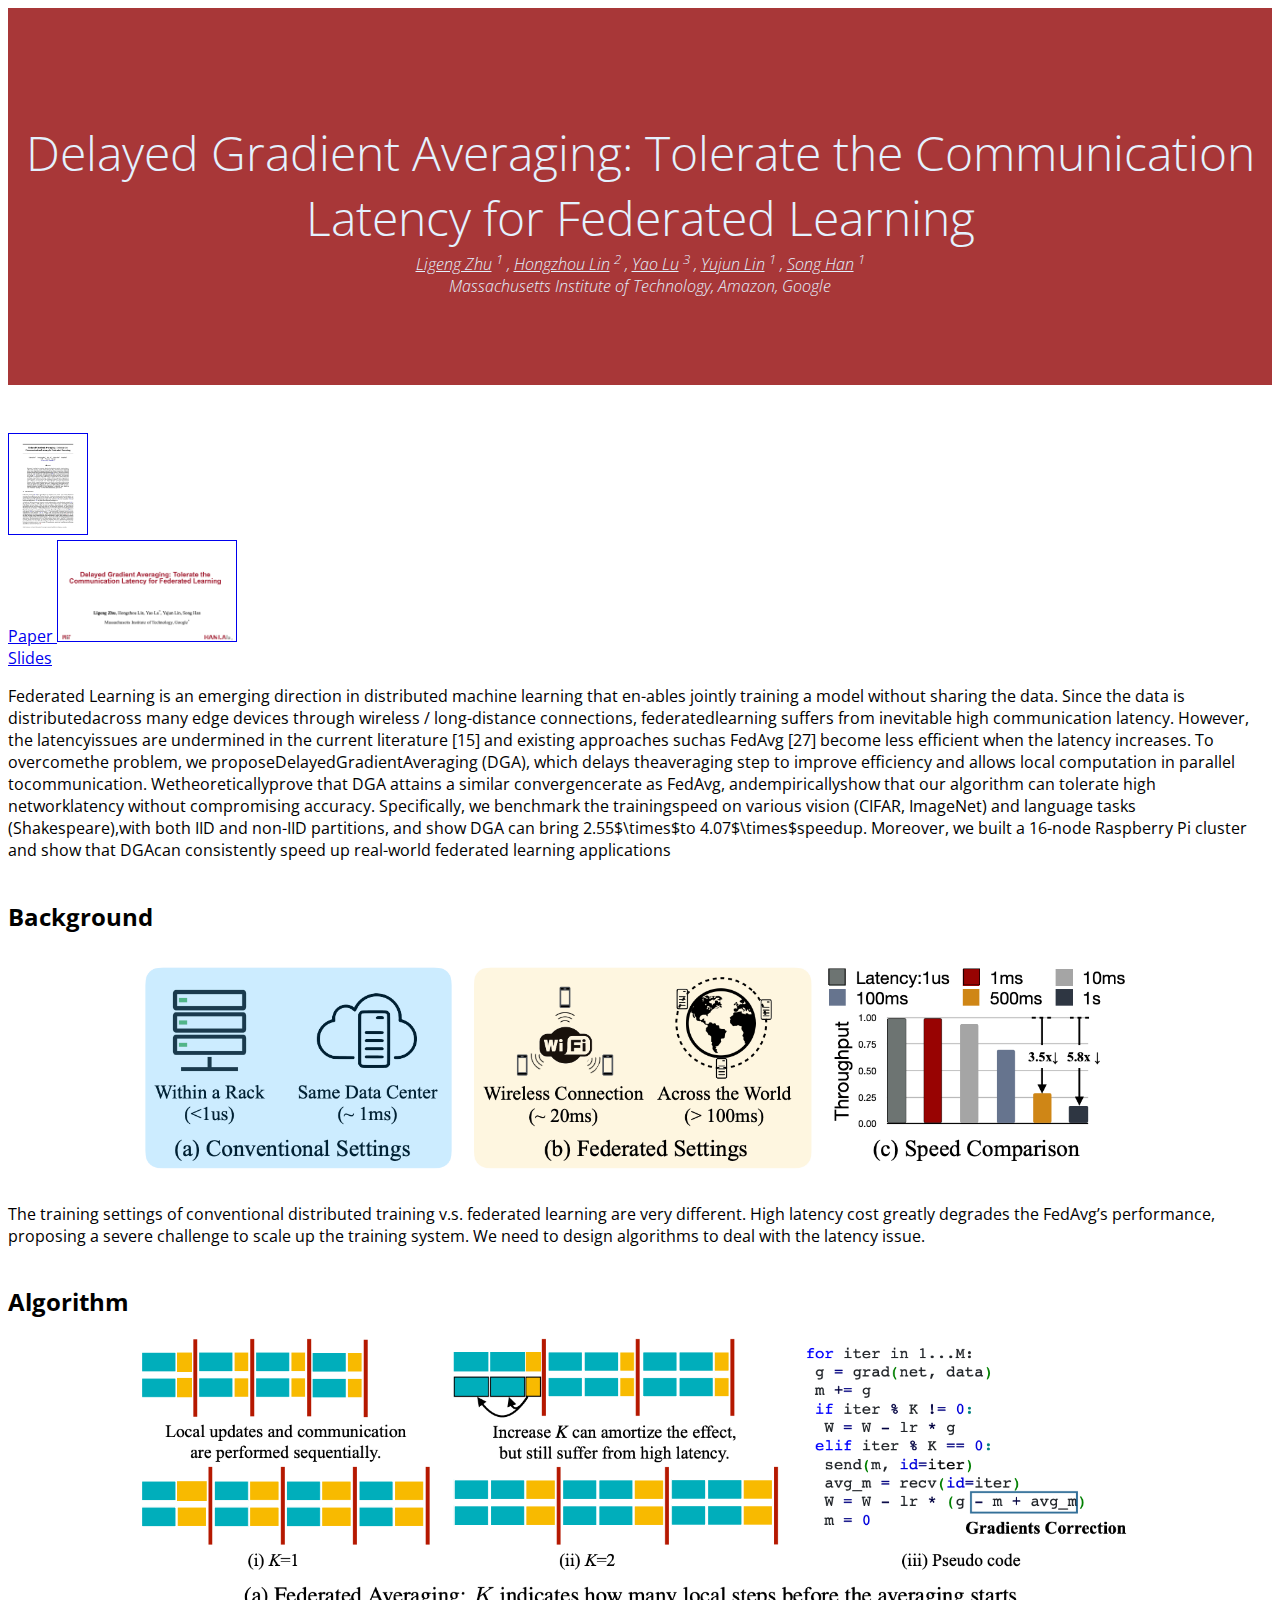
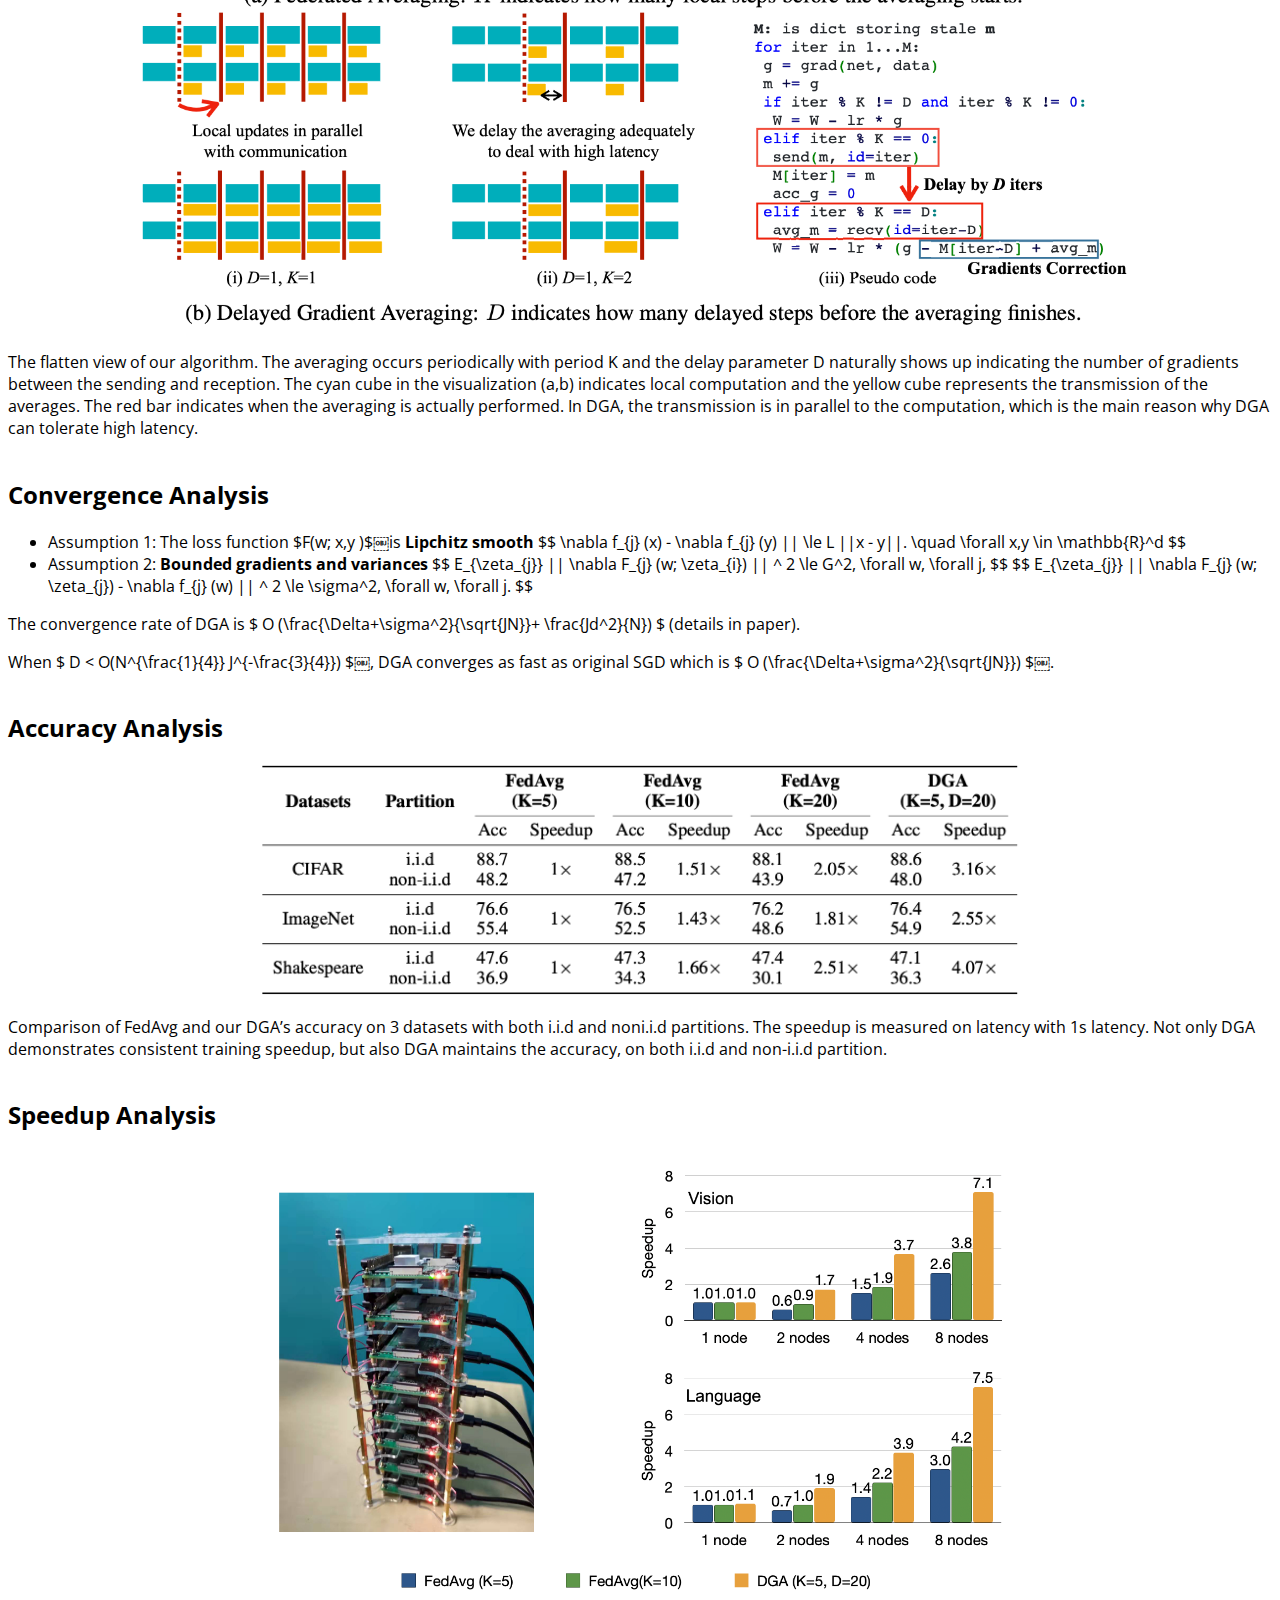
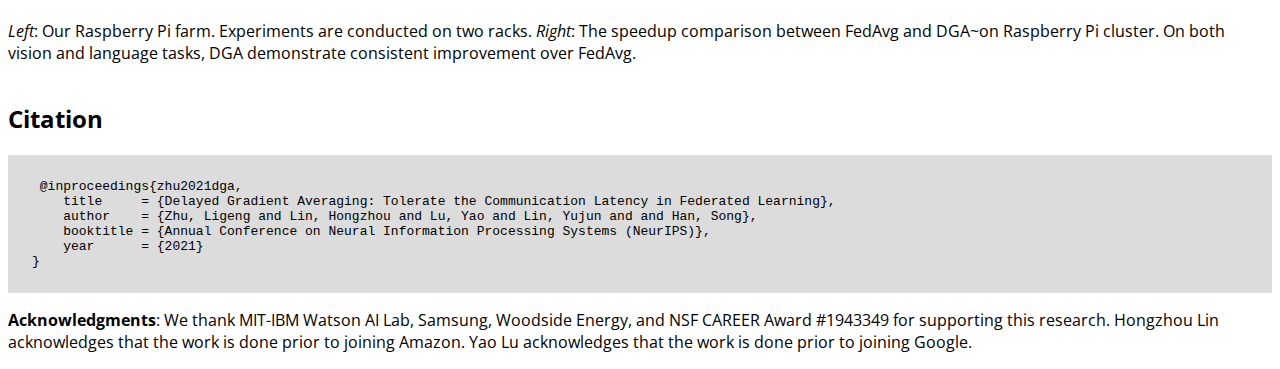
<file: index.html>
<!doctype html>
<html>

<head>
  <title> Delayed Gradient Averaging: Tolerate the Communication Latency for Federated Learning</title>
  <meta name="viewport" content="width=device-width,initial-scale=1">
  <link href="https://maxcdn.bootstrapcdn.com/bootstrap/4.0.0-alpha.6/css/bootstrap.min.css" rel="stylesheet"
    integrity="sha384-rwoIResjU2yc3z8GV/NPeZWAv56rSmLldC3R/AZzGRnGxQQKnKkoFVhFQhNUwEyJ" crossorigin="anonymous">
  <script src="https://code.jquery.com/jquery-3.2.1.min.js"
    integrity="sha256-hwg4gsxgFZhOsEEamdOYGBf13FyQuiTwlAQgxVSNgt4=" crossorigin="anonymous"></script>
  <link href="https://fonts.googleapis.com/css?family=Open+Sans:300,400,700" rel="stylesheet">
  <link href="style.css" rel="stylesheet">
  <link href="style_extra.css" rel="stylesheet">
</head>

<body class="nd-docs">
  <div class="nd-pageheader">
    <div class="container">
      <p class="lead" style="font-size:300%;">
        Delayed Gradient Averaging: Tolerate the Communication Latency for Federated Learning
        <address>
                    <nobr>
            <a href="https://lzhu.me">Ligeng Zhu</a>
            <sup>1</sup>
            ,
          </nobr>
                    <nobr>
            <a href="http://www.hongzhoulin.com/">Hongzhou Lin</a>
            <sup>2</sup>
            ,
          </nobr>
                    <nobr>
            <a href="">Yao Lu</a>
            <sup>3</sup>
            ,
          </nobr>
                    <nobr>
            <a href="">Yujun Lin</a>
            <sup>1</sup>
            ,
          </nobr>
                    <nobr>
            <a href="https://songhan.mit.edu">Song Han</a>
            <sup>1</sup>
            
          </nobr>
                    <br>
                    <nobr>Massachusetts Institute of Technology,</nobr>
                    <nobr>Amazon,</nobr>
                    <nobr>Google</nobr>
                  </address>
      </p>
    </div>
  </div> <!-- end nd-pageheader -->

  <div class="container">

    <div class="row">
      <div class="col text-center">
        <p>
                    <a href="assets/neurips19_dga.pdf" class="d-inline-block p-3 align-top">
            <img height="100" width="78" src="assets/paper_preview.jpg" style="border:1px solid"
              data-nothumb><br>
            Paper
          </a>
                    <a href="assets/dga_slides.pdf" class="d-inline-block p-3 align-top">
            <img height="100" width="178" src="assets/dga_slides.jpg" style="border:1px solid"
              data-nothumb><br>
            Slides
          </a>
                </div>
    </div>

    <div class="row">
      <div class="col">

                
                <p><p>Federated Learning is an emerging direction in distributed machine learning that en-ables jointly training a model without sharing the data. Since the data is distributedacross many edge devices through wireless / long-distance connections, federatedlearning suffers from inevitable high communication latency. However, the latencyissues are undermined in the current literature [15] and existing approaches suchas FedAvg [27] become less efficient when the latency increases.   To overcomethe problem, we proposeDelayedGradientAveraging (DGA), which delays theaveraging step to improve efficiency and allows local computation in parallel tocommunication. Wetheoreticallyprove that DGA attains a similar convergencerate as FedAvg, andempiricallyshow that our algorithm can tolerate high networklatency without compromising accuracy. Specifically, we benchmark the trainingspeed on various vision (CIFAR, ImageNet) and language tasks (Shakespeare),with both IID and non-IID partitions, and show DGA can bring 2.55$\times$to 4.07$\times$speedup. Moreover, we built a 16-node Raspberry Pi cluster and show that DGAcan consistently speed up real-world federated learning applications</p></p>
        
                                <h2>Background</h2>
        
                <p><p align="center">
    <img src="assets/dga_background.png" width="80%">
</p>
<p>The training settings of conventional distributed training v.s. federated learning are very different. High latency cost greatly degrades the FedAvg’s performance, proposing a severe challenge to scale up the training system. We need to design algorithms to deal with the latency issue.</p></p>
        
                                <h2>Algorithm</h2>
        
                <p><p align="center">
    <img src="assets/dga_algorithm.png" width="80%">
</p>
<p>The flatten view of our algorithm. The averaging occurs periodically with period K and the delay parameter D naturally shows up indicating the number of gradients between the sending and reception.  The cyan cube in the visualization (a,b) indicates local computation and the yellow cube represents the transmission of the averages. The red bar indicates when the averaging is actually performed.  In DGA, the transmission is in parallel to the computation, which is the main reason why DGA can tolerate high latency.</p></p>
        
                                <h2>Convergence Analysis</h2>
        
                <p><ul>
<li>Assumption 1: The loss function $F(w; x,y )$￼is <strong>Lipchitz smooth</strong>
    $$ \nabla f_{j} (x) - \nabla f_{j} (y) || \le L ||x - y||. \quad \forall x,y \in \mathbb{R}^d $$</li>
<li>Assumption 2: <strong>Bounded gradients and variances</strong>
    $$ E_{\zeta_{j}} || \nabla F_{j} (w; \zeta_{i}) || ^ 2 \le  G^2, \forall w, \forall j,  $$
    $$ E_{\zeta_{j}} || \nabla F_{j} (w; \zeta_{j}) - \nabla f_{j} (w) || ^ 2 \le  \sigma^2, \forall w, \forall j. $$</li>
</ul>
<p>The convergence rate of DGA is $ O (\frac{\Delta+\sigma^2}{\sqrt{JN}}+ \frac{Jd^2}{N}) $ (details in paper).</p>
<p>When $ D &lt; O(N^{\frac{1}{4}} J^{-\frac{3}{4}}) $￼,  DGA converges as fast as original SGD which is $ O (\frac{\Delta+\sigma^2}{\sqrt{JN}}) $￼. </p></p>
        
                                <h2>Accuracy Analysis</h2>
        
                <p><p align="center">
    <img src="assets/dga_acc_table.png" width="60%">
</p>
<p>Comparison of FedAvg and our DGA’s accuracy on 3 datasets with both i.i.d and noni.i.d partitions. The speedup is measured on latency with 1s latency.  Not only DGA demonstrates consistent training speedup, but also DGA maintains the accuracy, on both i.i.d and non-i.i.d partition.</p></p>
        
                                <h2>Speedup Analysis</h2>
        
                <p><p align="center">
    <img src="assets/dga_speedup.png" width="60%">
</p>
<p><em>Left</em>: Our Raspberry Pi farm. Experiments are conducted on two racks. <em>Right</em>: The speedup comparison between FedAvg and DGA~on Raspberry Pi cluster.  On both vision and language tasks, DGA demonstrate consistent improvement over FedAvg.</p></p>
        
                                <h2>Citation</h2>
        
        
                <pre class="highlight"> @inproceedings{zhu2021dga,
    title     = {Delayed Gradient Averaging: Tolerate the Communication Latency in Federated Learning},
    author    = {Zhu, Ligeng and Lin, Hongzhou and Lu, Yao and Lin, Yujun and and Han, Song},
    booktitle = {Annual Conference on Neural Information Processing Systems (NeurIPS)},
    year      = {2021}
} </pre>
                        
                <p><p><strong>Acknowledgments</strong>: We thank MIT-IBM Watson AI Lab, Samsung, Woodside Energy, and NSF CAREER Award #1943349 for supporting this research. Hongzhou Lin acknowledges that the work is done prior to joining Amazon. Yao Lu acknowledges that the work is done prior to joining Google.</p></p>
        
                
      </div>
    </div> <!-- row -->

  </div> <!-- container -->

  <script>
    var coll = document.getElementsByClassName("collapsible");
    var i;

    for (i = 0; i < coll.length; i++) {
      coll[i].addEventListener("click", function () {
        this.classList.toggle("active");
        var content = this.nextElementSibling;
        if (content.style.maxHeight) {
          content.style.maxHeight = null;
        } else {
          content.style.maxHeight = content.scrollHeight * 50 + "px";
        }
        content.style.height = "550%";
      });
    }
  </script>
  <script type="text/x-mathjax-config">
    MathJax.Hub.Config({
      tex2jax: {
        inlineMath: [ ['$','$'], ["\\(","\\)"] ],
        processEscapes: true
      }
    });
  </script>
  
  <script type="text/javascript"
      src="http://cdn.mathjax.org/mathjax/latest/MathJax.js?config=TeX-AMS-MML_HTMLorMML">
  </script>
</body>

</html>
</file>
<file: style.css>
body, td, th {
  font-family: 'Open Sans', sans-serif;
}
h2 {
  margin-top: 3ex;
}
.color-primary-0 { color: #A83738 }  /* Main Primary color */
.color-primary-1 { color: #D95242 }
.color-primary-2 { color: #F26D40 }
.color-primary-3 { color: #F5B74D }
.color-primary-4 { color: #F3CB60 }

.nd-pageheader {
  padding: 2rem 15px;
  margin-bottom: 1.5rem;
  color: #e4f1fe;
  text-align: center;
  background-color: #A83738;
}

.nd-pageheader a {
  color: #e4f1fe;
}

.nd-pageheader .container {
  position: relative
}

.nd-pageheader h1 {
  font-size: 3rem;
  font-weight: 400;
  color: #fff
}

.nd-pageheader address {
  font-weight: 300;
}

.nd-pageheader p {
  margin-bottom: 0;
  font-size: 1.25rem;
  font-weight: 300
}

.citation {
  margin-top: 15px;
  clear: both;
}
.citation:after {
  content: '';
  display: table;
  clear: both;
}
.citation img {
  float: left;
  margin: 0 10px 10px 0;
  width: 150px;
}

.newsmedia {
  margin-top: 15px;
  clear: both;
}
.newsmedia:after {
  content: '';
  display: table;
  clear: both;
}
.newsmedia img {
  float: left;
  margin: 20px 20px 10px 0;
  width: 140px;
  border: none;
}


figcaption {
  display: block;
  text-align: center;
  font-size: 12px;
  margin-top: 3px;
}

.highlight {
  padding: 1.5rem;
  margin-right: 0;
  margin-left: 0;
  background: gainsboro;
}

.smallfig {
  width: 80%;
}

.modal .big-modal {
  width:auto;
  max-width:90%;
  max-height:80%;
}

.img-wrapper {
  text-align: center;
}

.big-modal img {
  max-height: 60vh;
}

.img-scroller {
  overflow-x: scroll;
}

.img-scroller .img-fluid {
  max-width: initial;
}

@media (min-width: 576px) {
  .nd-pageheader {
    padding-top:4rem;
    padding-bottom: 4rem;
    margin-bottom: 3rem;
  }
}

@media (min-width: 768px) {
  .smallfig {
    width: 60%;
  }
  .nd-pageheader h1 {
    font-size:4rem
  }

  .nd-pageheader p {
    font-size: 1.5rem
  }
  .twocol-md {
     column-count: 2;
  }
}

@media (min-width: 992px) {
  .smallfig {
    width: 45%;
  }
  #fig-arch-compare {
    width: 49%;
  }
}
.best { font: 12.5px Helvetica; }
.best { border-collapse: collapse; border-spacing: 0; }
.best td { position: relative; }
.best td img { margin-top: 15px; }
.best td .unit { font-size: 10px; position: absolute; top: 0; left: 3px; white-space: nowrap; width: 100%; text-overflow: clip; overflow: hidden; }
.best td .score { display: none; position: absolute; top: 0; right: 3px; white-sapce: nowrap; }
.best td:nth-child(1) {
  min-width: 28px;
  border-right: 3px solid transparent;
}
.best td .netname {
	transform: translateX(-50%) translateY(-50%) rotate(-90deg);
	position: absolute;
	left: 50%;
	top: 50%;
	text-align: center;
	font: 12px helvetica;
	white-space: nowrap;
	padding: 4px;
}
.best th, .best td {
  padding-left: 3px;
}
.best img {
  width: 100%;
}
.best .concept {
	color: black;
	font: 14px helvetica;
  padding-bottom: 2px;
  text-transform: capitalize;
  text-align: left;
  margin-right: 1px;
}

@media (min-width: 576px) {
  .best td .unit { font-size: inherit; }
  .best td .netname { font-size: 14px; }
  .best .concept { font-size: 20px; }
}

@media (min-width: 768px) {
  .best td .netname { font-size: 17px; }
}

@media (min-width: 1200px) {
  .best td .score { display: block; }
}

.modal {
  text-align: center;
  padding: 0!important;
}

.modal:before {
  content: '';
  display: inline-block;
  height: 80%;
  vertical-align: middle;
  margin-right: -4px;
}

.modal-dialog {
  display: inline-block;
  text-align: left;
  vertical-align: middle;
}
/* Trick for moving the media-control-panel down on chrome */
video::-webkit-media-controls-panel {
 margin-top: 30px;
 /* Do not auto-hide controls */
 opacity: 1 !important;
 display: flex !important;
}
video[controls] {
 margin-bottom: 30px;
}
</file>
<file: style_extra.css>
.container_2 {
    position: relative;
    width: 100%;
    height: 0;
    padding-bottom: 56.25%;
  }

  .video {
    position: absolute;
    top: 0;
    left: 0;
    width: 100%;
    height: 100%;
  }

  .collapsible {
    background-color: #777;
    color: white;
    cursor: pointer;
    padding: 18px;
    width: 100%;
    border: none;
    text-align: left;
    outline: none;
    font-size: 15px;
  }

  .active,
  .collapsible:hover {
    background-color: #555;
  }

  .content {
    padding: 0 18px;
    max-height: 0;
    overflow: hidden;
    transition: max-height 0.2s ease-out;
    background-color: #f1f1f1;
  }

  .paperthumb {
    float: left;
    width: 120px;
    margin: 3px 10px 7px 0;
  }

  .paperdesc {
    clear: both;
  }
</file>
